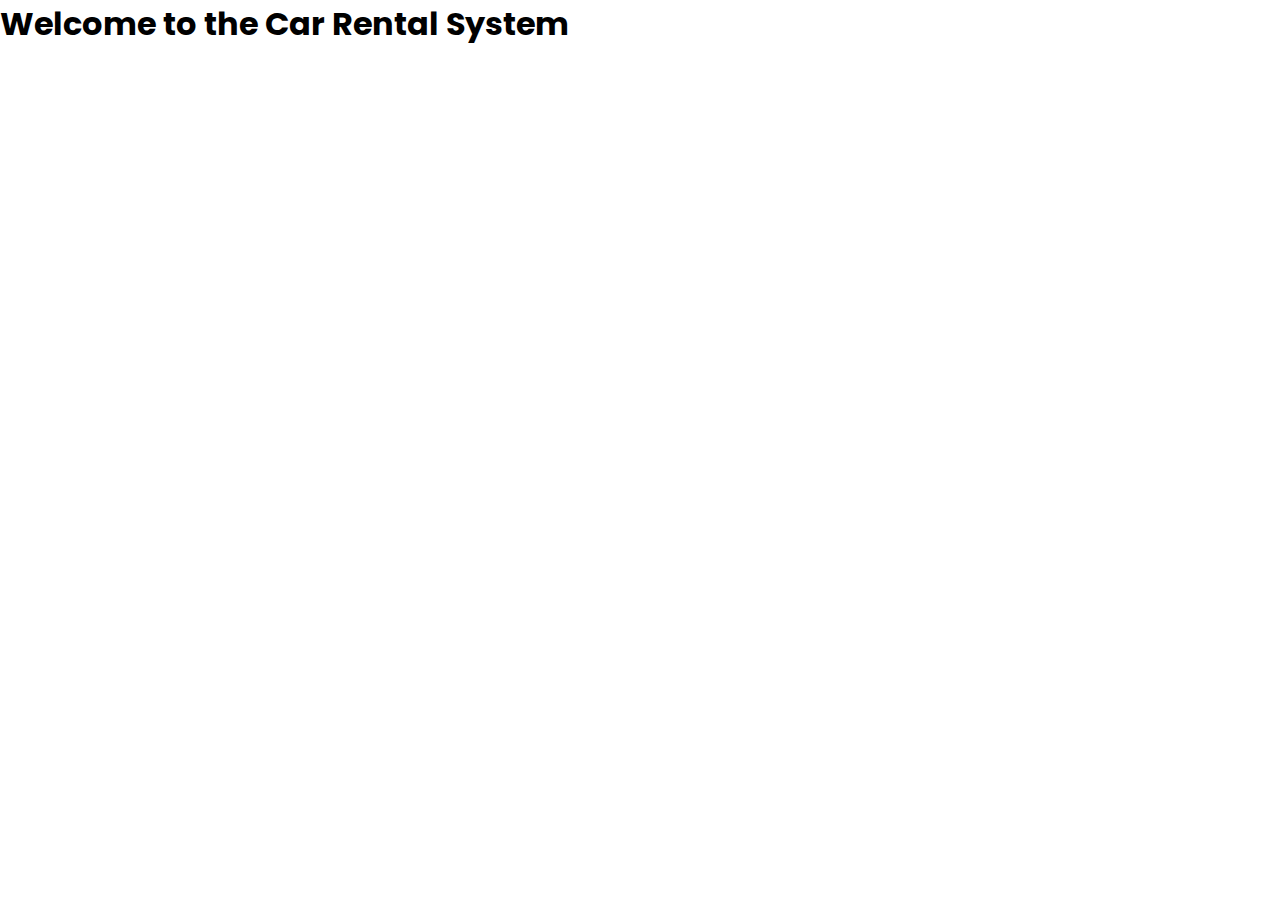
<file: index.html>
<!DOCTYPE html>
<html lang="en">
  <head>
    <meta charset="UTF-8" />
    <meta name="viewport" content="width=device-width, initial-scale=1.0" />
    <link rel="stylesheet" href="./css/index.css" />
    <!-- Bootstrap -->
    <link
      href="https://cdn.jsdelivr.net/npm/bootstrap@5.3.5/dist/css/bootstrap.min.css"
      rel="stylesheet"
      integrity="sha384-SgOJa3DmI69IUzQ2PVdRZhwQ+dy64/BUtbMJw1MZ8t5HZApcHrRKUc4W0kG879m7"
      crossorigin="anonymous"
    />
    <title>Car Rental System</title>
  </head>
  <body>
    <h1>Welcome to the Car Rental System</h1>

    <!-- Bootstrap -->
    <script type="module" src="./js/index.js"></script>
    <script
      src="https://cdn.jsdelivr.net/npm/bootstrap@5.3.5/dist/js/bootstrap.bundle.min.js"
      integrity="sha384-k6d4wzSIapyDyv1kpU366/PK5hCdSbCRGRCMv+eplOQJWyd1fbcAu9OCUj5zNLiq"
      crossorigin="anonymous"
    ></script>
  </body>
</html>
</file>
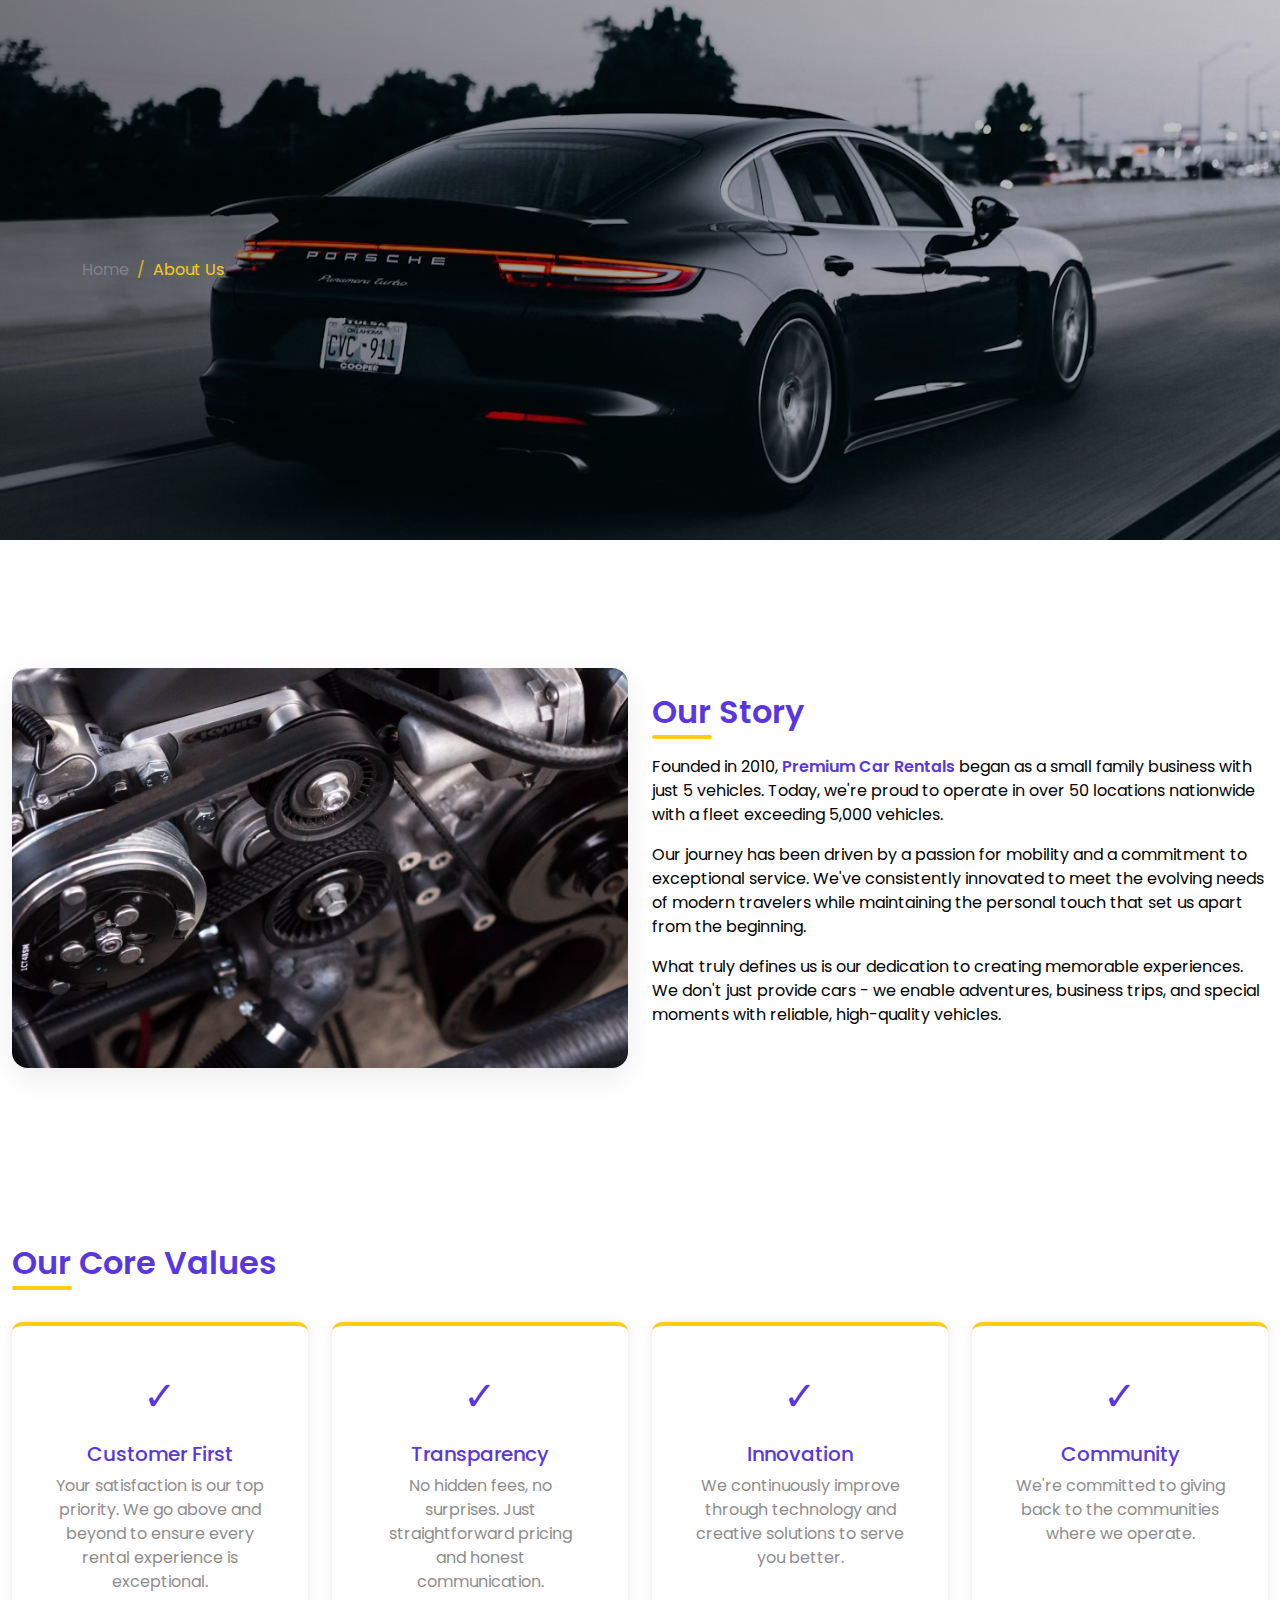
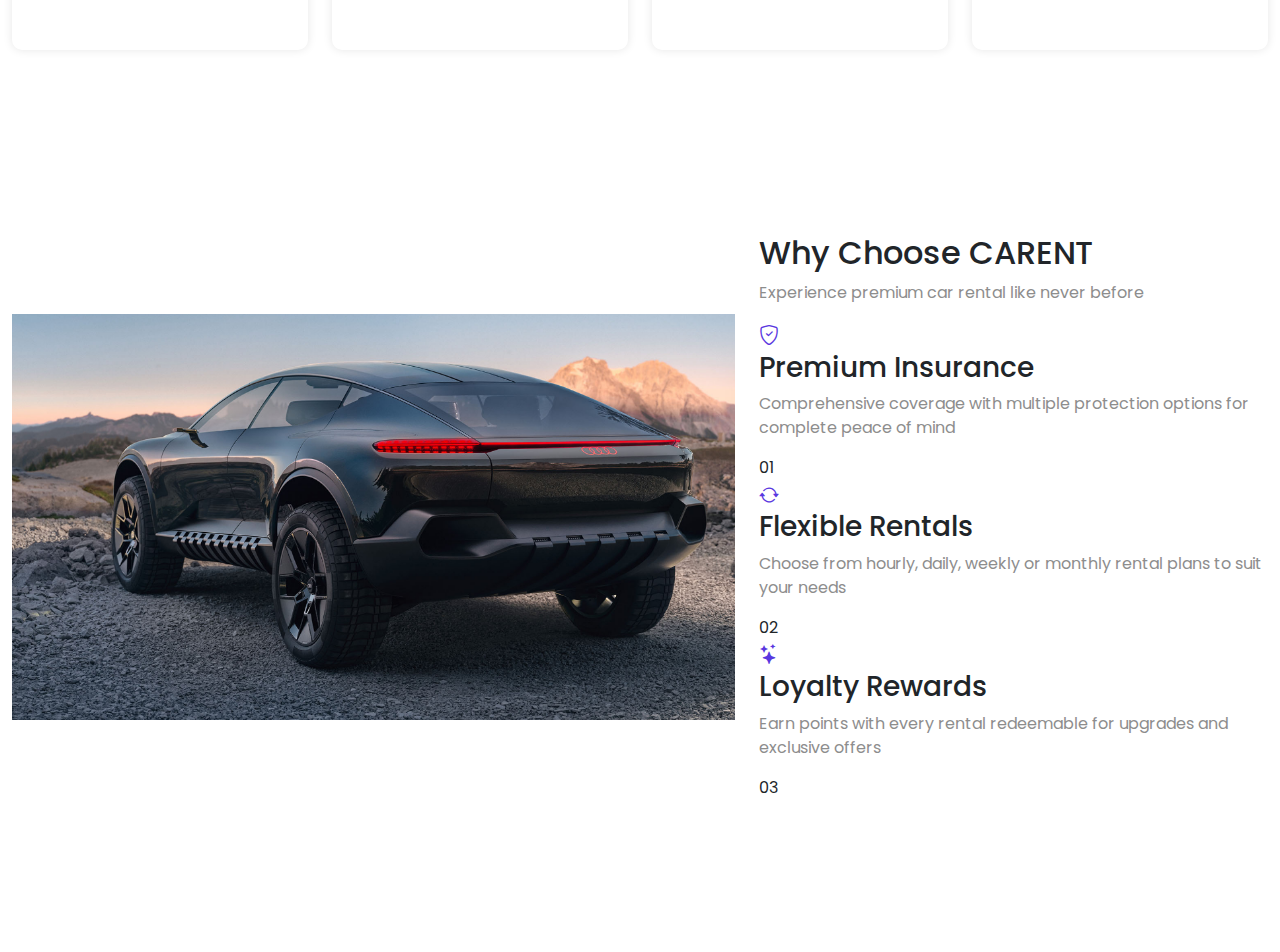
<file: pages/about.html>
<!DOCTYPE html>
<html lang="en">
  <head>
    <meta charset="UTF-8" />
    <meta name="viewport" content="width=device-width, initial-scale=1.0" />
    <title>About Us</title>
    <link
      href="https://cdn.jsdelivr.net/npm/bootstrap@5.3.3/dist/css/bootstrap.min.css"
      rel="stylesheet"
    />
    <link
      href="https://cdn.jsdelivr.net/npm/bootstrap-icons@1.10.5/font/bootstrap-icons.css"
      rel="stylesheet"
    />
    <link
      rel="stylesheet"
      href="https://cdnjs.cloudflare.com/ajax/libs/font-awesome/6.5.0/css/all.min.css"
    />
    <link rel="stylesheet" href="../css/index.css" />
    <link rel="stylesheet" href="../css/navbar.css" />
    <link rel="stylesheet" href="../css/home.css" />
    <link rel="stylesheet" href="../css/footer.css" />
    <link rel="stylesheet" href="../css/about.css" />
  </head>
  <body>
    <div class="nav-container"></div>

    <main class="about-page">
      <!-- Hero Section -->
      <section class="hero-section">
        <div class="container">
          <div class="row align-items-center">
            <div class="col-md-7">
              <div class="hero-content">
                <ul>
                  <li><a href="../index.html">Home</a></li>
                  <li>/</li>
                  <li>About Us</li>
                </ul>
              </div>
            </div>
          </div>
        </div>
        <img
          src="../assets/about_image.avif"
          alt="Luxury car fleet"
          class="hero-image"
        />
      </section>

      <!-- About Section -->
      <section class="section">
        <div class="container-xxl py-5">
          <div class="row align-items-center">
            <div class="col-md-6">
              <div class="about-image">
                <img src="../assets/about-section.avif" alt="Our showroom" />
              </div>
            </div>
            <div class="col-md-6">
              <h2 class="section-title">Our Story</h2>
              <p class="about-text">
                Founded in 2010,
                <span class="highlight">Premium Car Rentals</span> began as a
                small family business with just 5 vehicles. Today, we're proud
                to operate in over 50 locations nationwide with a fleet
                exceeding 5,000 vehicles.
              </p>
              <p class="about-text">
                Our journey has been driven by a passion for mobility and a
                commitment to exceptional service. We've consistently innovated
                to meet the evolving needs of modern travelers while maintaining
                the personal touch that set us apart from the beginning.
              </p>
              <p class="about-text">
                What truly defines us is our dedication to creating memorable
                experiences. We don't just provide cars - we enable adventures,
                business trips, and special moments with reliable, high-quality
                vehicles.
              </p>
            </div>
          </div>
        </div>
      </section>

      <!-- Values Section -->
      <section class="section" id="values-section">
        <div class="container-xxl py-5">
          <h2 class="section-title values-title">Our Core Values</h2>
          <div class="row">
            <div class="col-md-3 col-sm-6">
              <div class="value-card">
                <div class="value-icon">✓</div>
                <h3 class="value-title">Customer First</h3>
                <p class="value-description">
                  Your satisfaction is our top priority. We go above and beyond
                  to ensure every rental experience is exceptional.
                </p>
              </div>
            </div>
            <div class="col-md-3 col-sm-6">
              <div class="value-card">
                <div class="value-icon">✓</div>
                <h3 class="value-title">Transparency</h3>
                <p class="value-description">
                  No hidden fees, no surprises. Just straightforward pricing and
                  honest communication.
                </p>
              </div>
            </div>
            <div class="col-md-3 col-sm-6">
              <div class="value-card">
                <div class="value-icon">✓</div>
                <h3 class="value-title">Innovation</h3>
                <p class="value-description">
                  We continuously improve through technology and creative
                  solutions to serve you better.
                </p>
              </div>
            </div>
            <div class="col-md-3 col-sm-6">
              <div class="value-card">
                <div class="value-icon">✓</div>
                <h3 class="value-title">Community</h3>
                <p class="value-description">
                  We're committed to giving back to the communities where we
                  operate.
                </p>
              </div>
            </div>
          </div>
        </div>
      </section>

      <!--  Features Section -->
      <section id="features-section" class="home-page py-5">
        <div class="container-xxl py-5">
          <div class="row align-items-center">
            <!-- Image Column -->
            <div class="col-lg-7">
              <div class="feature-img-container">
                <img
                  src="../assets/about_us/be_feature.png"
                  alt="Luxury Mercedes vehicle"
                  class="feature-img"
                />
                <div class="img-overlay"></div>
              </div>
            </div>

            <!-- Content Column -->
            <div class="col-lg-5">
              <div class="features-content">
                <h2 class="section-heading">Why Choose <span>CARENT</span></h2>
                <p class="section-subtitle">
                  Experience premium car rental like never before
                </p>

                <div class="features-grid">
                  <!-- Feature 1 -->
                  <div class="feature-card">
                    <div class="feature-icon">
                      <i class="bi bi-shield-check"></i>
                    </div>
                    <div class="feature-text">
                      <h3>Premium Insurance</h3>
                      <p>
                        Comprehensive coverage with multiple protection options
                        for complete peace of mind
                      </p>
                    </div>
                    <div class="feature-badge">01</div>
                  </div>

                  <!-- Feature 2 -->
                  <div class="feature-card">
                    <div class="feature-icon">
                      <i class="bi bi-arrow-repeat"></i>
                    </div>
                    <div class="feature-text">
                      <h3>Flexible Rentals</h3>
                      <p>
                        Choose from hourly, daily, weekly or monthly rental
                        plans to suit your needs
                      </p>
                    </div>
                    <div class="feature-badge">02</div>
                  </div>

                  <!-- Feature 3 -->
                  <div class="feature-card">
                    <div class="feature-icon">
                      <i class="bi bi-stars"></i>
                    </div>
                    <div class="feature-text">
                      <h3>Loyalty Rewards</h3>
                      <p>
                        Earn points with every rental redeemable for upgrades
                        and exclusive offers
                      </p>
                    </div>
                    <div class="feature-badge">03</div>
                  </div>
                </div>
              </div>
            </div>
          </div>
        </div>
      </section>
    </main>
    <footer class="footer-container"></footer>
    <script
      src="https://cdn.jsdelivr.net/npm/bootstrap@5.3.5/dist/js/bootstrap.bundle.min.js"
      integrity="sha384-k6d4wzSIapyDyv1kpU366/PK5hCdSbCRGRCMv+eplOQJWyd1fbcAu9OCUj5zNLiq"
      crossorigin="anonymous"
    ></script>
    <script type="module" src="../js/index.js"></script>
  </body>
</html>
</file>
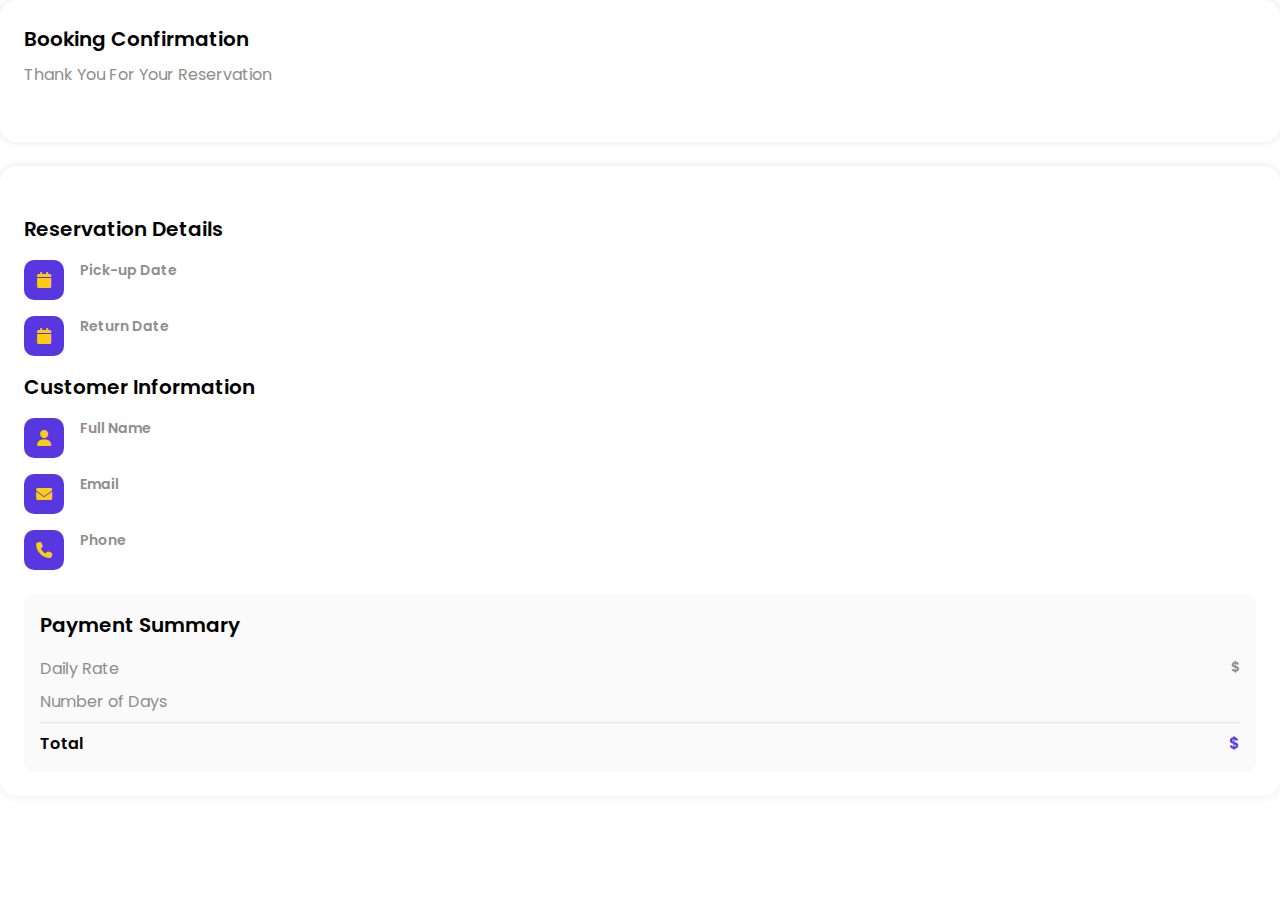
<file: pages/bookings.html>
<!DOCTYPE html>
<html lang="en">
  <head>
    <meta charset="UTF-8" />
    <meta name="viewport" content="width=device-width, initial-scale=1.0" />
    <link rel="stylesheet" href="../css/bookings.css" />
    <link rel="stylesheet" href="../css/index.css" />
    <!-- Bootstrap -->
    <link
      href="https://cdn.jsdelivr.net/npm/bootstrap@5.3.5/dist/css/bootstrap.min.css"
      rel="stylesheet"
      integrity="sha384-SgOJa3DmI69IUzQ2PVdRZhwQ+dy64/BUtbMJw1MZ8t5HZApcHrRKUc4W0kG879m7"
      crossorigin="anonymous"
    />
    <link
      rel="stylesheet"
      href="https://cdnjs.cloudflare.com/ajax/libs/font-awesome/6.5.0/css/all.min.css"
    />
    <title>Booking Confirmation</title>
  </head>
  <body>
    <main class="container-xxl" id="booking">
      <!-- Heading -->
      <section class="heading">
        <div class="row">
          <!-- Left Side -->
          <div class="col-md-8">
            <h1>Booking Confirmation</h1>
            <p>Thank You For Your Reservation</p>
          </div>
          <!-- Right Side -->
          <div class="col-md-4 text-md-end">
            <span class="badge"></span>
          </div>
        </div>
      </section>

      <!-- Booking Details -->
      <section class="booking-details">
        <!-- Card Image -->
        <div class="card-img"></div>

        <!-- content Text -->
        <div class="row">
          <!-- Reservation Details -->
          <div class="col-md-6">
            <h3>Reservation Details</h3>
            <!-- Pick-up Date -->
            <div class="item">
              <div class="icon">
                <i class="fas fa-calendar"></i>
              </div>
              <div class="data">
                <span>Pick-up Date</span>
                <p class="pick-up-date"></p>
              </div>
            </div>
            <!-- Return Date  -->
            <div class="item">
              <div class="icon">
                <i class="fas fa-calendar"></i>
              </div>
              <div class="data">
                <span>Return Date</span>
                <p class="return-date"></p>
              </div>
            </div>
          </div>

          <!-- Customer Information  -->
          <div class="col-md-6">
            <h3>Customer Information</h3>
            <!-- Customer Name -->
            <div class="item">
              <div class="icon">
                <i class="fas fa-user"></i>
              </div>
              <div class="data">
                <span>Full Name</span>
                <p class="customer-name"></p>
              </div>
            </div>
            <!-- Customer Email -->
            <div class="item">
              <div class="icon">
                <i class="fas fa-envelope"></i>
              </div>
              <div class="data">
                <span>Email</span>
                <p class="customer-email"></p>
              </div>
            </div>
            <!-- Customer Phone -->
            <div class="item">
              <div class="icon">
                <i class="fas fa-phone"></i>
              </div>
              <div class="data">
                <span>Phone</span>
                <p class="customer-phone"></p>
              </div>
            </div>
          </div>
        </div>

        <!-- Payment Summary -->
        <section class="payment-summary">
          <h3>Payment Summary</h3>
          <!-- Daily Rate -->
          <div class="item daily-rate">
            <p>Daily Rate</p>
            <span>$</span>
          </div>
          <!-- Num Of Date -->
          <div class="item num-days">
            <p>Number of Days</p>
            <span></span>
          </div>
          <!-- Total -->
          <div class="total">
            <h6>Total</h6>
            <span>$</span>
          </div>
        </section>
      </section>
      <div class="btns"></div>
    </main>

    <!-- Bootstrap -->
    <script
      src="https://cdn.jsdelivr.net/npm/bootstrap@5.3.5/dist/js/bootstrap.bundle.min.js"
      integrity="sha384-k6d4wzSIapyDyv1kpU366/PK5hCdSbCRGRCMv+eplOQJWyd1fbcAu9OCUj5zNLiq"
      crossorigin="anonymous"
    ></script>
    <script src="../js/booking.js" type="module"></script>
    <script type="module" src="../js/index.js"></script>
  </body>
</html>
</file>
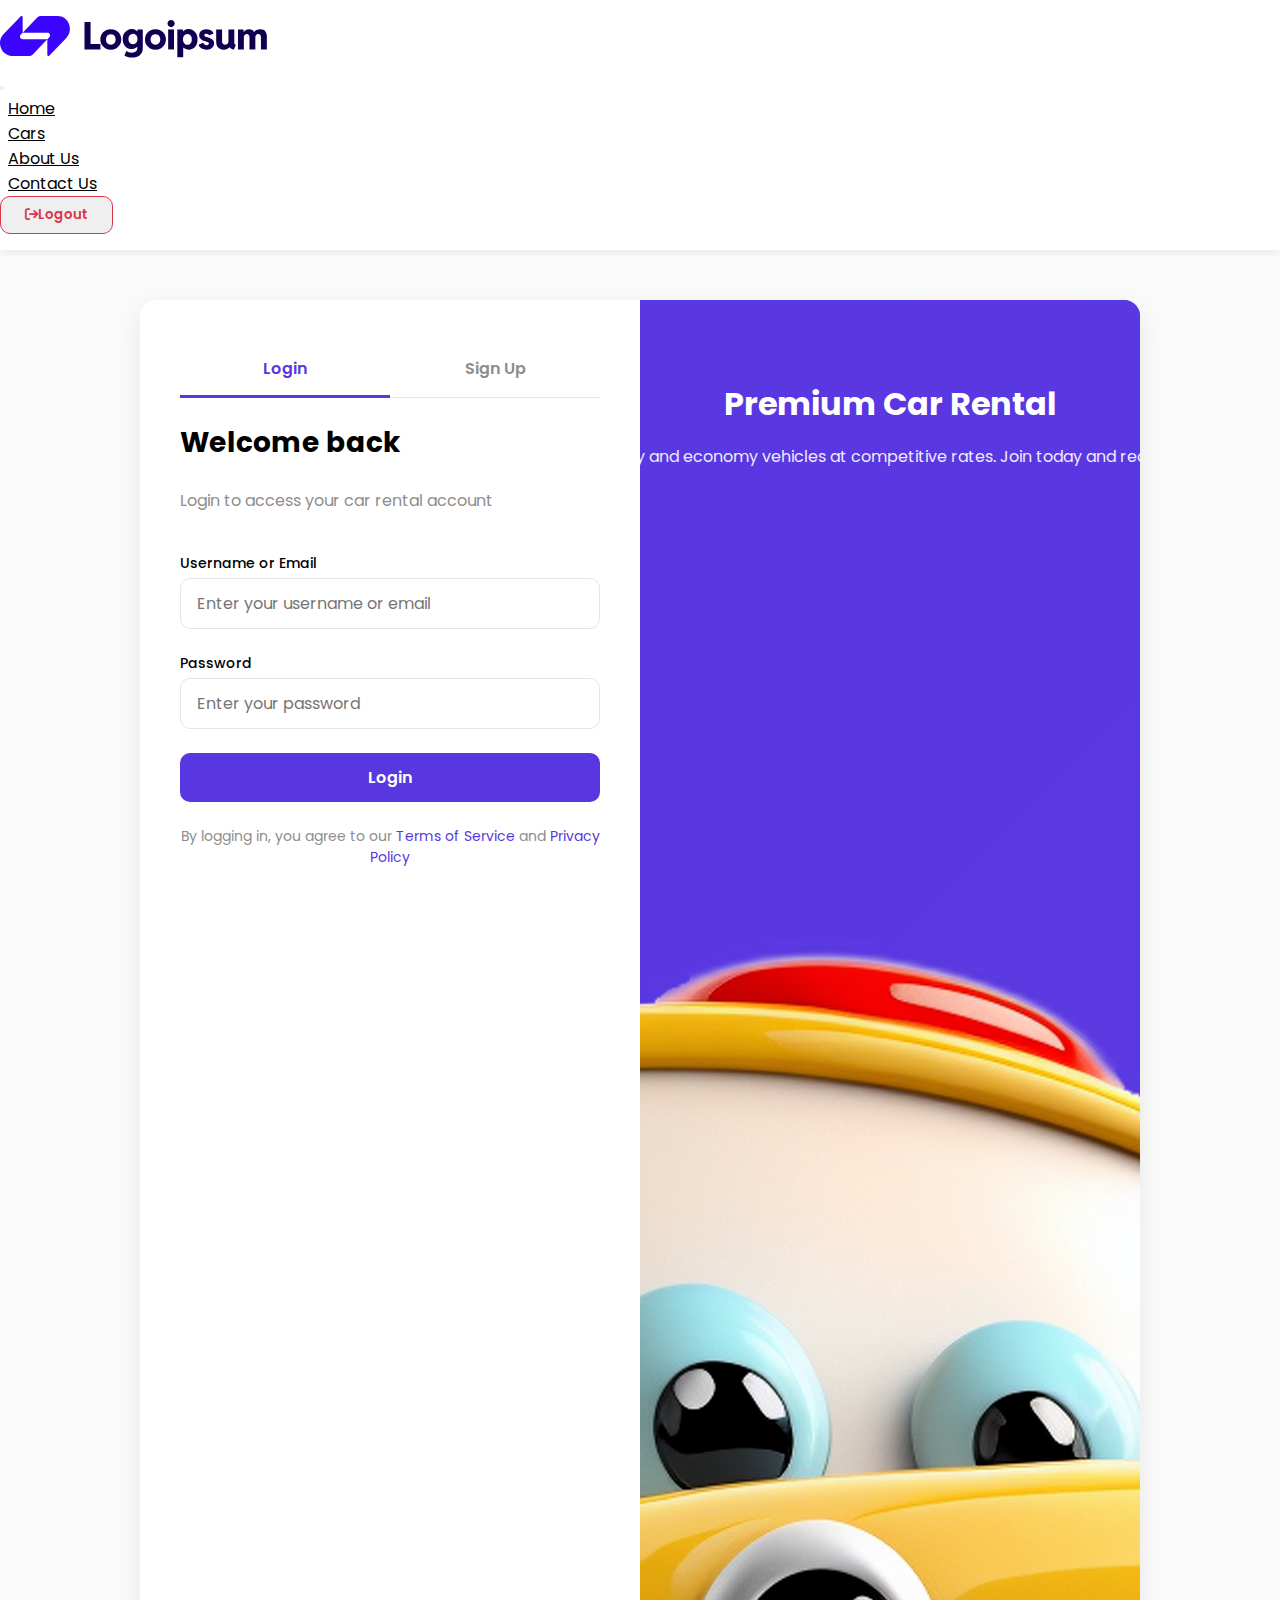
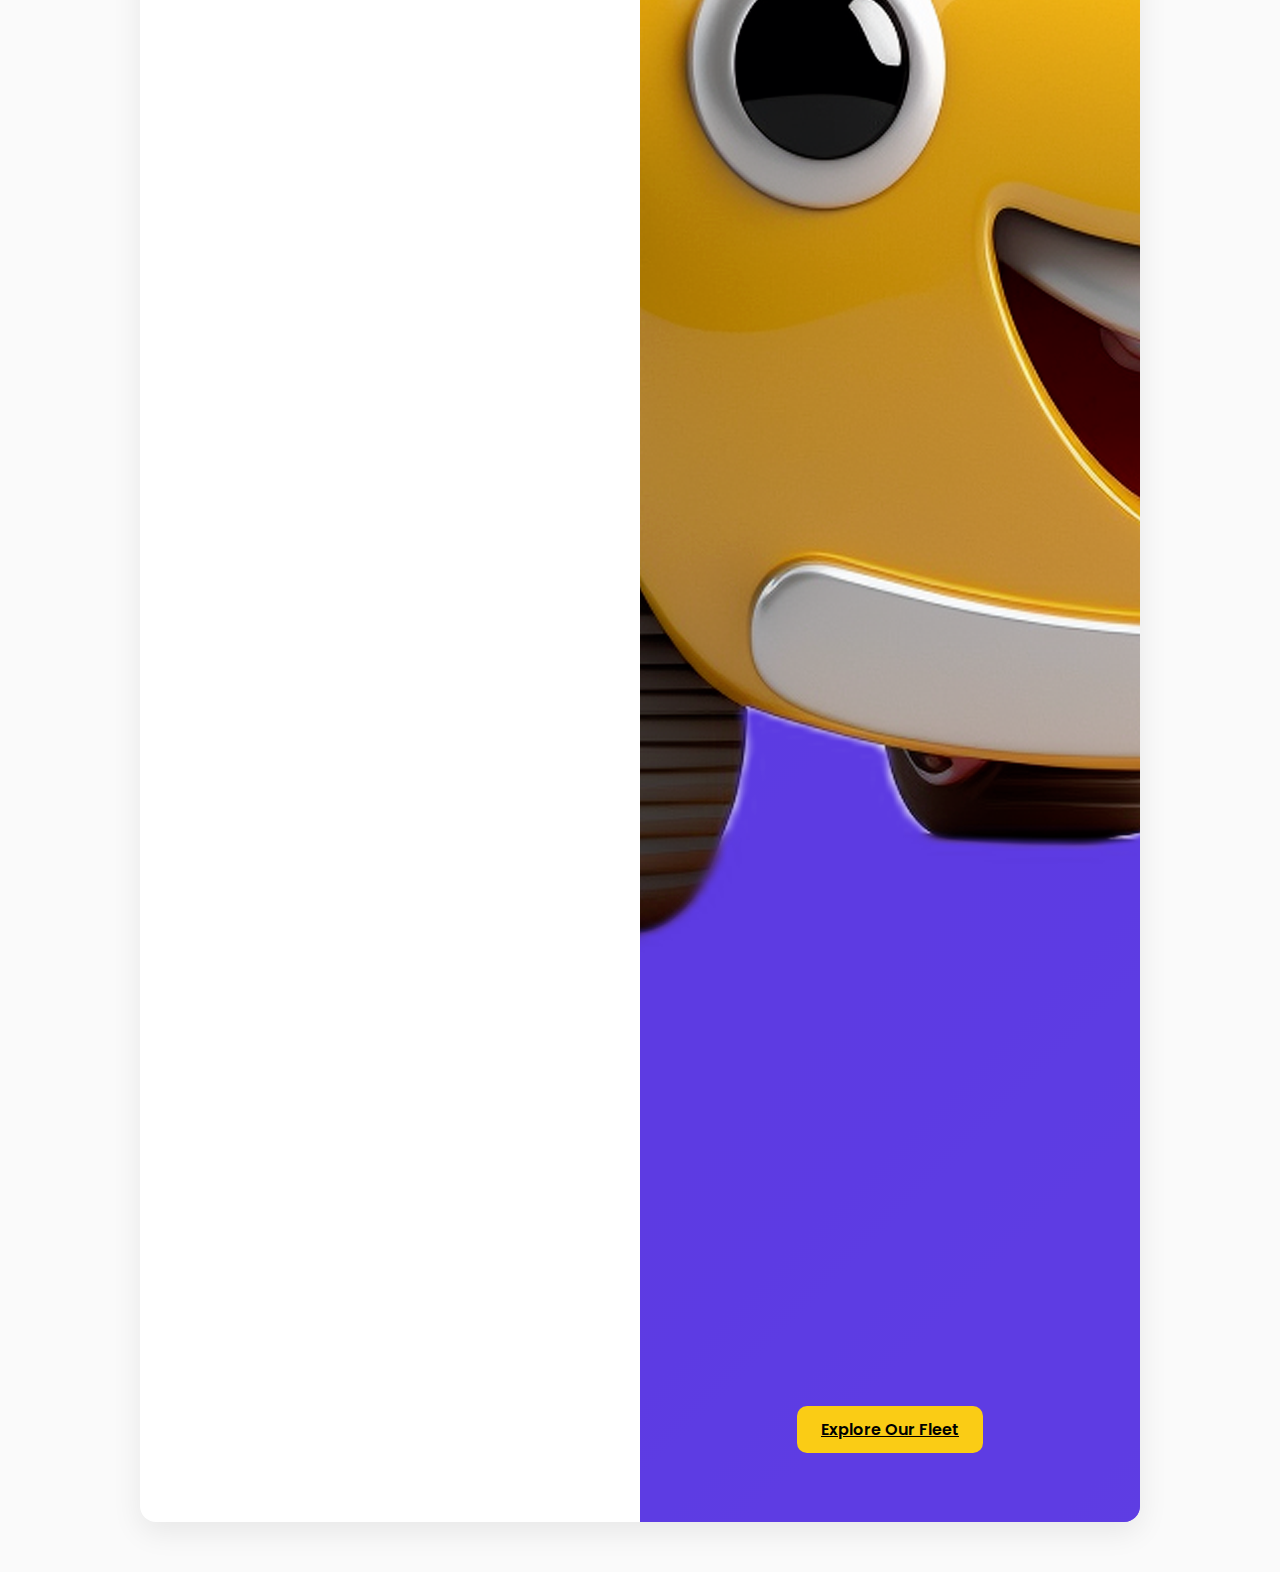
<file: pages/login.html>
<!DOCTYPE html>
<html lang="en">
  <head>
    <meta charset="UTF-8" />
    <meta name="viewport" content="width=device-width, initial-scale=1.0" />
    <title>Login & Register</title>
    <script>
      const currentUser = JSON.parse(localStorage.getItem("currentUser"));
      if (currentUser) {
        window.location.href = "../index.html";
      }
    </script>
    <link
      href="https://cdn.jsdelivr.net/npm/bootstrap@5.3.5/dist/css/bootstrap.min.css"
      rel="stylesheet"
      integrity="sha384-SgOJa3DmI69IUzQ2PVdRZhwQ+dy64/BUtbMJw1MZ8t5HZApcHrRKUc4W0kG879m7"
      crossorigin="anonymous"
    />
    <link
      rel="stylesheet"
      href="https://cdnjs.cloudflare.com/ajax/libs/font-awesome/6.5.0/css/all.min.css"
    />
    <link
      rel="stylesheet"
      href="https://cdn.jsdelivr.net/npm/bootstrap-icons@1.11.3/font/bootstrap-icons.min.css"
    />
    <link rel="stylesheet" href="../css/index.css" />
    <link rel="stylesheet" href="../css/navbar.css" />
    <link rel="stylesheet" href="../css/footer.css" />
    <link rel="stylesheet" href="../css/login.css" />
  </head>
  <body>
    <!-- <nav class="navbar sticky-top navbar-expand-lg bg-body-tertiary mb-3 px-3 nav-container"></nav> -->
    <div class="container">
      <div class="form-container">
        <div class="switch-container">
          <button class="switch-btn active" onclick="switchForm('login')">
            Login
          </button>
          <button class="switch-btn" onclick="switchForm('signup')">
            Sign Up
          </button>
        </div>

        <div
          role="alert"
          id="login-alert"
          class="alert"
          style="display: none"
        ></div>
        <div
          role="alert"
          id="signup-alert"
          class="alert"
          style="display: none"
        ></div>

        <div class="form active" id="login-form">
          <h2>Welcome back</h2>
          <p class="form-subtitle">Login to access your car rental account</p>

          <form id="login-form-element">
            <div class="input-group">
              <label for="login-username">Username or Email</label>
              <input
                type="text"
                id="login-username"
                name="username"
                placeholder="Enter your username or email"
                required
              />
            </div>

            <div class="input-group">
              <label for="login-password">Password</label>
              <input
                type="password"
                id="login-password"
                name="password"
                placeholder="Enter your password"
                required
              />
            </div>

            <button type="submit" class="btn-primary">Login</button>
          </form>

          <!-- <div class="social-login">
          </div> -->

          <div class="terms">
            By logging in, you agree to our <a href="#">Terms of Service</a> and
            <a href="#">Privacy Policy</a>
          </div>
        </div>

        <div class="form" id="signup-form">
          <h2>Create Account</h2>
          <p class="form-subtitle">
            Start your journey with Premium Car Rental
          </p>

          <form id="signup-form-element">
            <div class="input-group">
              <label for="signup-name">Full Name</label>
              <input
                type="text"
                id="signup-name"
                name="name"
                placeholder="Enter your full name"
                required
              />
            </div>

            <div class="input-group">
              <label for="signup-username">Username</label>
              <input
                type="text"
                id="signup-username"
                name="username"
                placeholder="Choose a username"
                required
              />
            </div>

            <div class="input-group">
              <label for="signup-email">Email</label>
              <input
                type="email"
                id="signup-email"
                name="email"
                placeholder="Enter your email"
                required
              />
            </div>

            <div class="input-group">
              <label for="signup-phone">Phone Number</label>
              <input
                type="tel"
                id="signup-phone"
                name="phone"
                placeholder="Enter your phone number"
                required
              />
            </div>

            <div class="input-group">
              <label for="signup-password">Password</label>
              <input
                type="password"
                id="signup-password"
                name="password"
                placeholder="Create a password"
                required
              />
            </div>

            <div class="input-group">
              <label for="signup-confirm">Confirm Password</label>
              <input
                type="password"
                id="signup-confirm"
                name="confirm_password"
                placeholder="Confirm your password"
                required
              />
            </div>

            <button type="submit" class="btn-primary">Create Account</button>
          </form>

          <!-- <div class="social-login">
          </div> -->

          <div class="terms">
            By signing up, you agree to our <a href="#">Terms of Service</a> and
            <a href="#">Privacy Policy</a>
          </div>
        </div>
      </div>

      <div class="image-container">
        <div class="image-overlay"></div>
        <div class="image-content">
          <h3>Premium Car Rental</h3>
          <p>
            Get access to our exclusive fleet of luxury and economy vehicles at
            competitive rates. Join today and receive a
            <span class="highlight">15% discount</span> on your first rental!
          </p>
          <img
            src="../assets/auth.png"
            alt="Luxury car fleet"
            class="img-fluid"
          />
          <a href="../index.html" class="btn-secondary text-decoration-none"
            >Explore Our Fleet</a
          >
        </div>
      </div>
    </div>
    <footer class="footer-container"></footer>
    <!-- Bootstrap -->
    <script
      src="https://cdn.jsdelivr.net/npm/bootstrap@5.3.5/dist/js/bootstrap.bundle.min.js"
      integrity="sha384-k6d4wzSIapyDyv1kpU366/PK5hCdSbCRGRCMv+eplOQJWyd1fbcAu9OCUj5zNLiq"
      crossorigin="anonymous"
    ></script>
    <!-- scripts -->
    <script type="module" src="../js/navbar.js"></script>
    <script src="../js/footer.js"></script>
    <script type="module" src="../js/index.js"></script>
    <script type="module" src="../js/login.js"></script>
  </body>
</html>
</file>
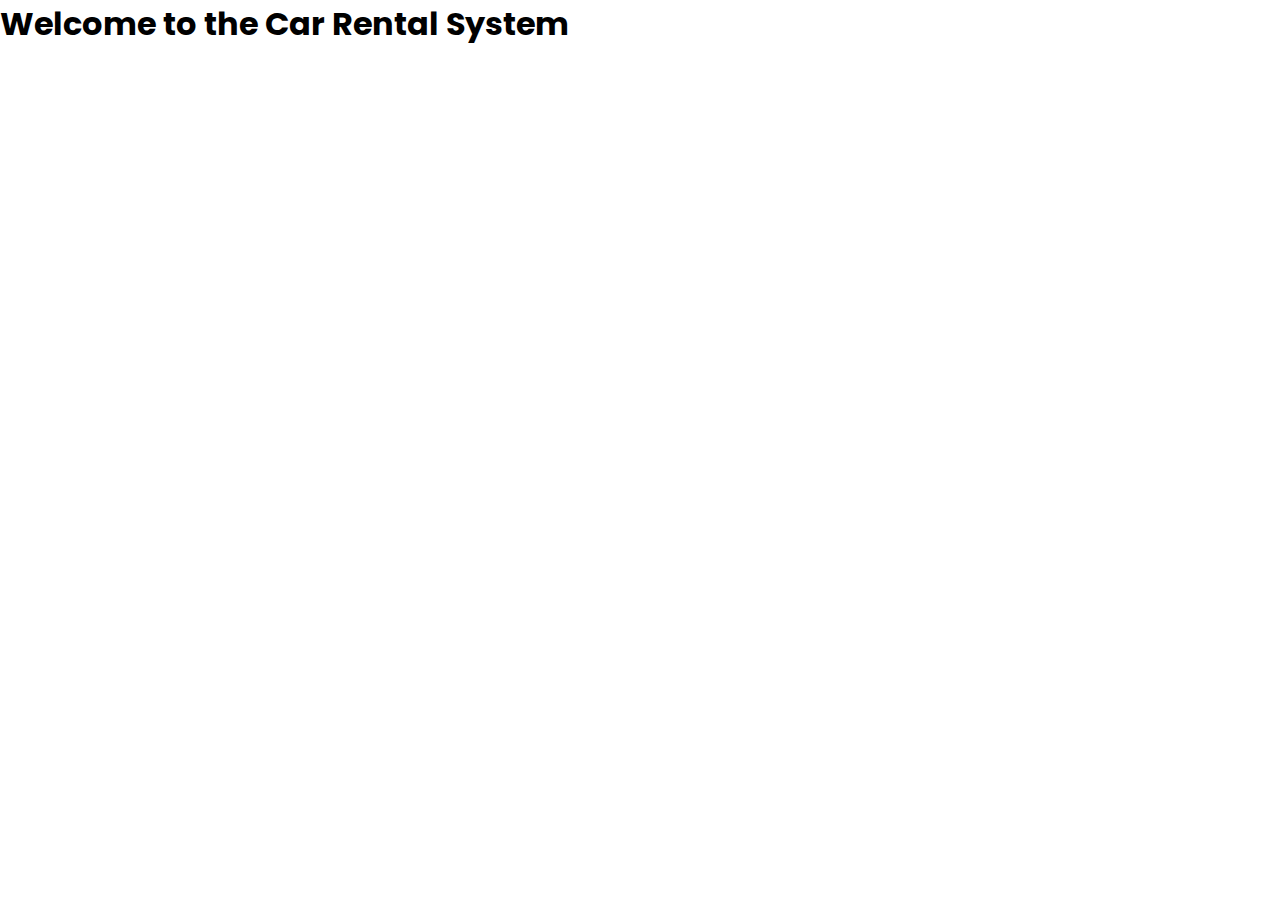
<file: pages/admin/management_booking.html>
<!DOCTYPE html>
<html lang="en">
  <head>
    <meta charset="UTF-8" />
    <meta name="viewport" content="width=device-width, initial-scale=1.0" />
    <link rel="stylesheet" href="../../css/admin/admin_layout.css" />
    <link rel="stylesheet" href="../../css/admin/management_booking.css" />
    <link rel="stylesheet" href="../../css/index.css" />
    <script>
      const currentUser = JSON.parse(localStorage.getItem("currentUser"));
      if (!currentUser || currentUser?.role === "customer") {
        window.location.href = "../../index.html";
      }
    </script>
    <!-- Bootstrap -->
    <link
      href="https://cdn.jsdelivr.net/npm/bootstrap@5.3.5/dist/css/bootstrap.min.css"
      rel="stylesheet"
      integrity="sha384-SgOJa3DmI69IUzQ2PVdRZhwQ+dy64/BUtbMJw1MZ8t5HZApcHrRKUc4W0kG879m7"
      crossorigin="anonymous"
    />
    <link
      rel="stylesheet"
      href="https://cdnjs.cloudflare.com/ajax/libs/font-awesome/6.5.0/css/all.min.css"
    />
    <title>Management Booking</title>
  </head>
  <body>
    <main>
      <!-- Sidebar -->
      <aside id="sidebar" class="sidebar">
        <!-- sidebar header -->
        <div class="sidebar-header">
          <h3>Car Rental</h3>
        </div>

        <!-- sidebar profile -->
        <div class="sidebar-profile">
          <div class="profile-img">
            <img src="../../assets/adminphoto.png" alt="Profile Image" />
          </div>
          <div class="profile-info">
            <h5>Abdelrhman</h5>
            <p>Administrator</p>
          </div>
        </div>

        <!-- links -->
        <ul class="list-unstyled components">
          <li class="">
            <a href="./admin.html" class="dashboard">
              <i class="fas fa-tachometer-alt"></i>
              <span>Dashboard</span>
            </a>
          </li>
          <li>
            <a href="./cars_management.html" class="dashboard">
              <i class="fas fa-car"></i>
              <span>Management Cars </span>
            </a>
          </li>

          <li class="active">
            <a href="./management_booking.html">
              <i class="fas fa-calendar-check"></i>
              <span>Manage Booking</span>
            </a>
          </li>
        </ul>

        <!-- sidebar footer  -->
        <div class="sidebar-footer">
          <a href="#" class="btn btn-logout">
            <i class="fas fa-right-from-bracket"></i>
            <span>Logout</span>
          </a>
        </div>
      </aside>

      <!-- Dashboard Content -->
      <div id="dashboard-content" class="overflow-hidden">
        <nav class="navbar navbar-expand-lg">
          <div class="container-fluid">
            <h2 class="h6">Dashboard</h2>

            <!-- Actions Container -->
            <div class="d-flex justify-content-between align-items-center">
              <!-- Icon Toggle Sidebar -->
              <button
                class="nav-item d-flex align-items-center border-0 bg-transparent"
              >
                <i
                  id="sidebarCollapse"
                  class="fa fa-list fs-4 mx-3 text-light"
                ></i>
              </button>

              <!-- Navbar Icons -->
              <div class="profile-img">
                <img src="../../assets/adminphoto.png" alt="Profile Image" />
              </div>
            </div>
          </div>
        </nav>

        <div class="dashboard-content-area">
          <!-- Table  -->
          <div class="booking-table-container">
            <table class="booking-table">
              <thead>
                <tr>
                  <th>Booking ID</th>
                  <th>User</th>
                  <th>Car</th>
                  <th>Pickup Date</th>
                  <th>Return Date</th>
                  <th>Days</th>
                  <th>Total</th>
                  <th>Status</th>
                </tr>
              </thead>
              <tbody id="booking-data"></tbody>
            </table>
          </div>
        </div>
      </div>
    </main>
    <!-- Bootstrap -->
    <script
      src="https://cdn.jsdelivr.net/npm/bootstrap@5.3.5/dist/js/bootstrap.bundle.min.js"
      integrity="sha384-k6d4wzSIapyDyv1kpU366/PK5hCdSbCRGRCMv+eplOQJWyd1fbcAu9OCUj5zNLiq"
      crossorigin="anonymous"
    ></script>
    <script type="module" src="../../js/admin/mangementBooking.js"></script>
    <script type="module" src="../../js/admin/sidebar.js"></script>
    <script type="module" src="../../js/index.js"></script>
  </body>
</html>
</file>
<file: css/index.css>
@import url("https://fonts.googleapis.com/css2?family=Poppins:ital,wght@0,100;0,200;0,300;0,400;0,500;0,600;0,700;0,800;0,900;1,100;1,200;1,300;1,400;1,500;1,600;1,700;1,800;1,900&display=swap");
* {
  margin: 0;
  padding: 0;
  box-sizing: border-box;
  font-family: "Poppins", sans-serif;
}
:root {
  /* Primary & Secondary Colors */
  --main-color: #5937e0;
  --main-color-hover: #4a2fc2;
  --secondary-color: #facc15;
  --secondary-color-hover: #eab308;

  /* Background & Surfaces */
  --background-color: #fafafa;
  --surface-color: #ffffff;
  --border-color: #e5e5e5;

  /* Text Colors */
  --primary-text-color: #000000;
  --secondary-text-color: #8d8d8d;
  --link-color: var(--main-color);
  --link-hover-color: var(--main-color-hover);
  --light-text-color: #fff;

  /* Radius & Shadows */
  --border-radius: 10px;
  --border-radius-lg: 16px;
  --box-shadow: 0 0 10px rgba(0, 0, 0, 0.1);
  --box-shadow-lg: 0 10px 30px rgba(0, 0, 0, 0.08);

  /* Spacing */
  --spacing-xs: 4px;
  --spacing-sm: 8px;
  --spacing-md: 16px;
  --spacing-lg: 24px;
  --spacing-xl: 40px;

  /* Typography */
  --font-size-sm: 0.875rem;
  --font-size-md: 1rem;
  --font-size-lg: 1.25rem;
  --font-weight-normal: 400;
  --font-weight-bold: 600;

  /* Transitions */
  --transition: 0.3s ease;

  /* Sidebar Width */
  --sidebar-width: 250px;
  --sidebar-collapsed-width: 80px;
}
</file>
<file: css/navbar.css>
.navbar {
  background-color: var(--surface-color) !important;
  box-shadow: var(--box-shadow);
  padding: var(--spacing-md) 0;
}

.navbar-brand {
  color: var(--main-color) !important;
  font-weight: var(--font-weight-bold);
  font-size: var(--font-size-lg);
}
.nav-item{
  transition: all var(--transition);
}
.nav-link {
  color: var(--primary-text-color) !important;
  font-weight: var(--font-weight-normal);
  margin: 0 var(--spacing-sm);
}

.nav-link:hover {
  color: var(--main-color) !important;
}
.btn-custom {
  background-color: var(--main-color);
  color: var(--light-text-color) !important;
  border-radius: var(--border-radius);
  padding: var(--spacing-sm) var(--spacing-md);
  border: none;
  font-weight: var(--font-weight-bold);
  transition: all var(--transition);
}
.btn-custom:hover {
  background-color: var(--main-color-hover);
  color: var(--light-text-color);
  transform: translateY(-2px);
}

.btn-outline-custom {
  border: 1px solid var(--main-color);
  color: var(--main-color) !important;
  border-radius: var(--border-radius);
  padding: var(--spacing-sm) var(--spacing-lg);
  font-weight: var(--font-weight-bold);
}

.btn-outline-custom:hover {
  background-color: var(--main-color);
  color: var(--light-text-color) !important;
}
.btn-outline-danger {
  border: 1px solid #dc3545 !important;
  color: #dc3545 !important;
  border-radius: var(--border-radius);
  padding: var(--spacing-sm) var(--spacing-lg);
  font-weight: var(--font-weight-bold);
}
.btn-outline-danger:hover {
  background-color: #dc3545 !important;
  color: var(--light-text-color) !important;
}

/* @media (max-width: 991.98px) {
  #navbarSupportedContent {
    text-align: center;
  }
  .navbar-collapse .navbar-nav {
    width: 100%;
    margin-bottom: 1rem;
  }
  .nav-item {
    padding: 0.25rem 0;
  }
} */
</file>
<file: css/home.css>
/* home.css  */
p{
    color: var( --secondary-text-color);
}

/* ========== NAVBAR ========== */
.navbar {
    background-color: var(--surface-color);
    box-shadow: var(--box-shadow);
    padding: var(--spacing-md) 0;
}

.navbar-brand {
    font-size: var(--font-size-lg);
    font-weight: var(--font-weight-bold);
    color: var(--main-color);
}

.nav-link {
    color: var(--primary-text-color);
    font-size: var(--font-size-md);
    padding: var(--spacing-sm) var(--spacing-md);
    transition: var(--transition);
}

.nav-link:hover, 
.nav-link.active {
    color: var(--main-color);
    font-weight: var(--font-weight-bold);
}

.btn-custom {
    background-color: var(--main-color);
    color:var(--background-color);
    border: none;
    border-radius: var(--border-radius);
    padding: var(--spacing-sm) var(--spacing-md);
    transition: var(--transition);
}

.btn-custom:hover {
    color:var(--background-color);
    background-color: var(--main-color-hover);
    transform: translateY(-2px);
    box-shadow: var(--box-shadow-lg);
}

/* ========== HERO SECTION ========== */
#hero-section {
    padding: var(--spacing-xl) 0;
}

.hero-content h1 {
    font-size: 2.5rem;
    margin-bottom: var(--spacing-lg);
    color: var(--primary-text-color);
}

.hero-image img {
    width: 100%;
    height: auto;
    object-fit: contain;
    transition: var(--transition);
}

.hero-image img:hover {
    transform: scale(1.02);
}

/* ========== ICONS SECTION ========== */
#icons-section {
    background-color: var(--background-color);
    padding: var(--spacing-xl) 0;
}

.iconDiv {
    text-align: center;
    padding: var(--spacing-lg);
    transition: var(--transition);
    border-radius: var(--border-radius);
    box-shadow: var(--box-shadow);
}

.iconDiv:hover {
    background-color: var(--surface-color);
    transform: translateY(-5px);
}

.iconDiv i {
    font-size: 2.5rem;
    color: var(--main-color);
    margin-bottom: var(--spacing-md);
}

/* ========== FEATURES SECTION ========== */
#features-section {
    padding: var(--spacing-xl) 0;
}

.feature-item {
    padding: var(--spacing-md);
    margin-bottom: var(--spacing-md);
    transition: var(--transition);
    border-radius: var(--border-radius);
}

.feature-item:hover {
    background-color: var(--background-color);
}

.feature-icon i {
    color: var(--main-color);
    font-size: var(--font-size-lg);
}

#features-section img {
    width: 100%;
    height: auto;
    object-fit: contain;
    transition: var(--transition);
}

#features-section img:hover {
    transform: scale(1.02);
}

/* ========== FACTS SECTION ========== */
#facts-container {
    background-color: var(--background-color);
    padding: var(--spacing-xl) 0;
    margin: var(--spacing-xl) auto;
    border-radius: var(--border-radius-lg);
}

.factCard {
    background-color: var(--background-color);
    padding: var(--spacing-lg);
    border-radius: var(--border-radius);
    transition: var(--transition);
    text-align: center;
    height: 100%;
    box-shadow: var(--box-shadow-lg);
}

.factCard:hover {
    transform: translateY(-5px);
    background-color: var(--surface-color);
}

.factCard i {
    color: var(--main-color);
    font-size: 2rem;
    margin-bottom: var(--spacing-md);
}

/* ========== FOOTER ========== */
footer {
    background-color: var(--surface-color);
    padding: var(--spacing-xl) 0 var(--spacing-md);
}

footer i {
    color: var(--main-color);
    font-size: 1.5rem;
    transition: var(--transition);
}

footer i:hover {
    color: var(--main-color-hover);
    transform: scale(1.1);
}

footer ul {
    list-style: none;
    padding: 0;
}

footer ul li {
    margin-bottom: var(--spacing-sm);
    transition: var(--transition);
}

footer ul li:hover {
    transform: translateX(5px);
}

footer a {
    color: var(--main-text-color);
    transition: var(--transition);
    text-decoration: none;
}

footer a:hover {
    color: var(--main-color);
}
</file>
<file: css/footer.css>
.footer {
  background-color: var(--background-color);
  color: var(--primary-text-color);
  padding: var(--spacing-xl) 0;
  box-shadow: var(--box-shadow);
}

.hover-text-primary:hover {
  color: var(--secondary-color) !important;
  transition: var(--transition);
}

.footer a {
  color: var(--primary-text-color);
  text-decoration: none;
}

.footer a:hover {
  color: var(--secondary-color);
  transition: var(--transition);
}

.footer .social-icons a {
  color: var(--light-text-color);
  transition: var(--transition);
}

.footer .social-icons a:hover {
  color: var(--secondary-color) !important;
  transform: translateY(-3px);
}

.footer .border-secondary {
  border-color: rgba(255, 255, 255, 0.1) !important;
}

.footer-contact-item i {
  color: var(--secondary-color);
}

.footer-label {
  color: var(--light-text-color);
  font-weight: var(--font-weight-bold);
}

.links-heading {
  color: var(--light-text-color);
  font-weight: var(--font-weight-bold);
  margin-bottom: var(--spacing-md);
}

.footer-link-list li {
  margin-bottom: var(--spacing-sm);
}

.footer-copyright {
  color: var(--secondary-text-color);
  font-size: var(--font-size-sm);
}
</file>
<file: css/about.css>
.about-page .hero-section {
  position: relative;
  min-height: 60vh;
  display: flex;
  align-items: center;
  margin-bottom: var(--spacing-xl);
  overflow: hidden;
}

.about-page .hero-image {
  position: absolute;
  width: 100%;
  height: 100%;
  object-fit: cover;
  z-index: 1;
}

.about-page .hero-content {
  position: relative;
  z-index: 2;
  width: 100%;
}

.about-page .hero-content ul {
  display: flex;
  align-items: center;
  gap: var(--spacing-sm);
  list-style: none;
  padding: 0;
  margin: 0;
}

.about-page .hero-content li {
  color: var(--light-text-color);
  font-size: var(--font-size-md);
}

.about-page .hero-content li:not(:last-child) {
  opacity: 0.8;
  color: var(--secondary-color);
}
.about-page .hero-content li:last-child {
  color: var(--secondary-color);
}
.about-page .hero-content a {
  color: var(--secondary-text-color);
  text-decoration: none;
  transition: var(--transition);
}

.about-page .hero-content a:hover {
  color: var(--secondary-color);
  text-decoration: underline;
}

.about-page .hero-section::after {
  content: "";
  position: absolute;
  top: 0;
  left: 0;
  width: 100%;
  height: 100%;
  background: linear-gradient(
    90deg,
    rgba(0, 0, 0, 0.5) 0%,
    rgba(0, 0, 0, 0.2) 100%
  );
  z-index: 1;
}

.about-page .section {
  padding: var(--spacing-xl) 0;
}

.about-page .section-title {
  color: var(--main-color);
  margin-bottom: var(--spacing-lg);
  font-size: 2rem;
  font-weight: var(--font-weight-bold);
  position: relative;
  display: inline-block;
}

.about-page .section-title::after {
  content: "";
  position: absolute;
  bottom: -8px;
  left: 0;
  width: 60px;
  height: 4px;
  background-color: var(--secondary-color);
  border-radius: 2px;
}

.about-page .about-image {
  border-radius: var(--border-radius-lg);
  overflow: hidden;
  box-shadow: var(--box-shadow-lg);
  height: 400px;
}

.about-page .about-image img {
  width: 100%;
  height: 100%;
  object-fit: cover;
  transition: var(--transition);
}

.about-page .about-image:hover img {
  transform: scale(1.03);
}

.about-page .about-text {
  margin-bottom: var(--spacing-md);
  color: var(--primary-text-color);
}

.about-page .highlight {
  color: var(--main-color);
  font-weight: var(--font-weight-bold);
}

/* Stats Section */
.about-page .stats-section {
  background-color: var(--main-color);
  color: var(--light-text-color);
  padding: var(--spacing-xl) 0;
}

.about-page .stats-title {
  text-align: center;
  margin-bottom: var(--spacing-xl);
  font-size: 1.8rem;
}

.about-page .stat-item {
  text-align: center;
  padding: var(--spacing-lg);
}

.about-page .stat-number {
  font-size: 2.5rem;
  font-weight: var(--font-weight-bold);
  margin-bottom: var(--spacing-sm);
  color: var(--secondary-color);
}

.about-page .stat-label {
  font-size: var(--font-size-md);
  opacity: 0.9;
}

/* Values Section */
.about-page .values-title {
  text-align: center;
  margin-bottom: var(--spacing-xl);
}

.about-page .value-card {
  background-color: var(--surface-color);
  padding: var(--spacing-xl);
  border-radius: var(--border-radius);
  box-shadow: var(--box-shadow);
  transition: var(--transition);
  text-align: center;
  border-top: 4px solid var(--secondary-color);
  height: 100%;
}

.about-page .value-card:hover {
  transform: translateY(-5px);
  box-shadow: var(--box-shadow-lg);
}

.about-page .value-icon {
  font-size: 2.5rem;
  color: var(--main-color);
  margin-bottom: var(--spacing-md);
}

.about-page .value-title {
  font-size: 1.25rem;
  margin-bottom: var(--spacing-sm);
  color: var(--main-color);
}

.about-page .value-description {
  color: var(--secondary-text-color);
  font-size: var(--font-size-md);
}

/* Team Section */
.about-page .team-title {
  text-align: center;
  margin-bottom: var(--spacing-xl);
}

.about-page .team-card {
  background-color: var(--surface-color);
  border-radius: var(--border-radius);
  overflow: hidden;
  box-shadow: var(--box-shadow);
  transition: var(--transition);
  margin-bottom: var(--spacing-lg);
}

.about-page .team-card:hover {
  transform: translateY(-5px);
  box-shadow: var(--box-shadow-lg);
}

.about-page .team-image {
  width: 100%;
  height: 300px;
  object-fit: cover;
}

.about-page .team-info {
  padding: var(--spacing-lg);
  text-align: center;
}

.about-page .team-name {
  font-size: 1.25rem;
  margin-bottom: var(--spacing-xs);
  color: var(--primary-text-color);
}

.about-page .team-position {
  color: var(--secondary-text-color);
  font-size: var(--font-size-md);
}

#values-section {
  background-color: var(--surface-color);
}

/* Responsive  */
@media (max-width: 768px) {
  .about-page .hero-section {
    height: 250px;
  }

  .about-page .hero-content li {
    font-size: var(--font-size-sm);
  }

  .about-page .about-image {
    margin-bottom: var(--spacing-lg);
  }
}
</file>
<file: css/bookings.css>
/* ================== Heading Section ================== */
#booking .heading {
  border-radius: var(--border-radius-lg);
  padding: var(--spacing-lg);
  margin-bottom: var(--spacing-lg);
  box-shadow: var(--box-shadow);
}

#booking .heading h1 {
  font-size: var(--font-size-lg);
  font-weight: var(--font-weight-bold);
  margin-bottom: var(--spacing-sm);
  color: var(--primary-text-color);
}

#booking .heading p {
  color: var(--secondary-text-color);
  font-size: var(--font-size-md);
}

#booking .badge {
  display: inline-block;
  color: var(--primary-text-color);
  padding: 12px var(--spacing-sm);
  border-radius: var(--border-radius);
  font-size: var(--font-size-sm);
  font-weight: var(--font-weight-bold);
  text-transform: uppercase;
}

/* ================== Booking Details ================== */
#booking .booking-details {
  background-color: var(--surface-color);
  border-radius: var(--border-radius-lg);
  padding: var(--spacing-lg);
  box-shadow: var(--box-shadow);
}

#booking .card-img {
  margin-bottom: var(--spacing-lg);
}

#booking .card-img figure {
  display: flex;
  align-items: center;
  gap: var(--spacing-md);
}

#booking .card-img img {
  width: 200px;
  object-fit: cover;
  border-radius: var(--border-radius);
  padding: var(--spacing-sm);
  background-color: var(--border-color);
}

#booking .card-img h5 {
  font-size: var(--font-size-md);
  font-weight: var(--font-weight-bold);
  margin-bottom: var(--spacing-xs);
}

#booking .card-img span {
  color: var(--secondary-text-color);
  font-size: var(--font-size-sm);
}

/* ================== Details Sections ==================  */
#booking .booking-details h3 {
  font-size: var(--font-size-lg);
  font-weight: var(--font-weight-bold);
  margin-bottom: var(--spacing-md);
  color: var(--primary-text-color);
}

#booking .booking-details .item {
  display: flex;
  gap: var(--spacing-md);
  margin-bottom: var(--spacing-md);
  flex-wrap: nowrap;
}

#booking .booking-details .item .icon {
  display: flex;
  align-items: center;
  justify-content: center;
  width: 40px;
  height: 40px;
  border-radius: var(--border-radius);
  background-color: var(--main-color);
  color: var(--secondary-color);
}

#booking .booking-details .item span {
  display: block;
  color: var(--secondary-text-color);
  font-size: var(--font-size-sm);
  font-weight: var(--font-weight-bold);
  margin-bottom: 2px;
}

#booking .booking-details .item p {
  font-size: var(--font-size-md);
  font-weight: var(--font-weight-normal);
  color: var(--primary-text-color);
}

/* Payment Summary */
#booking .booking-details .payment-summary {
  background-color: var(--background-color);
  border-radius: var(--border-radius);
  padding: var(--spacing-md);
  margin-top: var(--spacing-lg);
}

#booking .booking-details .payment-summary .item {
  display: flex;
  justify-content: space-between;
  align-items: center;
  margin-bottom: var(--spacing-sm);
}

#booking .booking-details .payment-summary .item p {
  color: var(--secondary-text-color);
}

#booking .booking-details .total {
  display: flex;
  justify-content: space-between;
  align-items: center;
  padding-top: var(--spacing-sm);
  margin-top: var(--spacing-sm);
  border-top: 1px solid var(--border-color);
}

#booking .booking-details .total h6 {
  font-size: var(--font-size-md);
  font-weight: var(--font-weight-bold);
}

#booking .booking-details .total span {
  font-size: var(--font-size-md);
  font-weight: var(--font-weight-bold);
  color: var(--main-color);
}

#booking .btns {
  display: flex;
  gap: var(--spacing-md);
  margin: var(--spacing-lg) 0;
  justify-content: flex-end;
}

#booking .btns button {
  text-align: center;
  padding: var(--spacing-sm) var(--spacing-md);
  border-radius: var(--border-radius);
  font-size: var(--font-size-md);
  font-weight: var(--font-weight-bold);
  text-transform: uppercase;
  cursor: pointer;
  border: none;
}

#booking .btns button:first-of-type,
#booking .btns button:last-of-type {
  background-color: var(--main-color);
  opacity: 0.5;
  color: #fff;
}
#booking .btns button.active {
  background-color: var(--secondary-color);
  opacity: 0.5;
  color: #fff;
}

.pending {
  background-color: var(--secondary-color);
}
.confirmed {
  background-color: #67ae6e;
}

/* Responsive */

@media (max-width: 768px) {
  #booking .card-img figure {
    flex-direction: column;
  }
}
</file>
<file: css/login.css>
body {
  background-color: var(--background-color);
  min-height: 100vh;
}

.container {
  display: flex;
  max-width: 1000px;
  width: 100%;
  background-color: var(--surface-color);
  border-radius: var(--border-radius-lg);
  box-shadow: var(--box-shadow-lg);
  overflow: hidden;
  padding: 0;
  margin: 50px auto;
  transition: all var(--transition);
}

.form-container {
  flex: 1;
  padding: var(--spacing-xl);
}

.switch-container {
  display: flex;
  margin-bottom: var(--spacing-lg);
  border-bottom: 1px solid var(--border-color);
}

.switch-btn {
  flex: 1;
  padding: var(--spacing-md);
  background: transparent;
  border: none;
  font-size: var(--font-size-md);
  font-weight: var(--font-weight-bold);
  color: var(--secondary-text-color);
  cursor: pointer;
  transition: all var(--transition);
  position: relative;
}

.switch-btn.active {
  color: var(--main-color);
}

.switch-btn.active::after {
  content: '';
  position: absolute;
  bottom: -1px;
  left: 0;
  width: 100%;
  height: 3px;
  background-color: var(--main-color);
}

h2 {
  color: var(--primary-text-color);
  font-size: 1.75rem;
  margin-bottom: var(--spacing-lg);
  font-weight: 700;
}

.form-subtitle {
  color: var(--secondary-text-color);
  margin-bottom: var(--spacing-xl);
  font-size: var(--font-size-md);
}

.input-group {
  margin-bottom: var(--spacing-lg);
}

label {
  display: block;
  color: var(--primary-text-color);
  margin-bottom: var(--spacing-xs);
  font-weight: 500;
  font-size: var(--font-size-sm);
}

input {
  width: 100%;
  padding: 12px var(--spacing-md);
  border: 1px solid var(--border-color);
  border-radius: var(--border-radius);
  font-size: var(--font-size-md);
  transition: all var(--transition);
  background-color: var(--surface-color);
}

input:focus {
  outline: none;
  border-color: var(--main-color);
  box-shadow: 0 0 0 3px rgba(89, 55, 224, 0.1);
}

.btn-primary {
  width: 100%;
  padding: 12px;
  background-color: var(--main-color);
  color: white;
  border: none;
  border-radius: var(--border-radius);
  font-size: var(--font-size-md);
  font-weight: var(--font-weight-bold);
  cursor: pointer;
  transition: background-color var(--transition);
}

.btn-primary:hover {
  background-color: var(--main-color-hover);
}

.form {
  display: none;
}

.form.active {
  display: block;
}

.image-container {
  flex: 1;
  background: linear-gradient(135deg, var(--main-color), #7b5cf0);
  padding: var(--spacing-xl);
  display: flex;
  flex-direction: column;
  justify-content: center;
  align-items: center;
  color: white;
  text-align: center;
  position: relative;
  overflow: hidden;
}

.image-overlay {
  position: absolute;
  top: 0;
  left: 0;
  width: 100%;
  height: 100%;
  background-color: rgba(89, 55, 224, 0.85);
  z-index: 1;
}

.image-content {
  position: relative;
  z-index: 2;
  padding: var(--spacing-xl);
}

.image-container h3 {
  font-size: 2rem;
  margin-bottom: var(--spacing-md);
  font-weight: 700;
}

.image-container p {
  margin-bottom: var(--spacing-xl);
  font-size: var(--font-size-md);
  line-height: 1.6;
  opacity: 0.9;
}

.highlight {
  color: var(--secondary-color);
  font-weight: 700;
}

.btn-secondary {
  background-color: var(--secondary-color);
  color: var(--primary-text-color);
  border: none;
  padding: 12px 24px;
  border-radius: var(--border-radius);
  font-weight: var(--font-weight-bold);
  cursor: pointer;
  transition: background-color var(--transition);
}

.btn-secondary:hover {
  background-color: var(--secondary-color-hover);
}

.terms {
  margin-top: var(--spacing-lg);
  text-align: center;
  font-size: var(--font-size-sm);
  color: var(--secondary-text-color);
}

.terms a {
  color: var(--link-color);
  text-decoration: none;
}

.terms a:hover {
  color: var(--link-hover-color);
  text-decoration: underline;
}

@media (max-width: 768px) {
  .container {
      flex-direction: column;
  }
  
  .image-container {
      display: none;
  }
  
  .form-container {
      padding: var(--spacing-lg);
  }
}
</file>
<file: css/admin/admin_layout.css>
/* ================ Sidebar Styles ================ */
main {
  display: flex;
  width: 100%;
  align-items: stretch;
}

.sidebar {
  min-width: var(--sidebar-width);
  max-width: var(--sidebar-width);
  background: #213448;
  transition: all var(--transition);
  z-index: 999;
  height: 100vh;
  position: fixed;
  display: flex;
  flex-direction: column;
  box-shadow: var(--box-shadow-lg);
}

/* Sidebar Collapsed State */
.sidebar.active {
  min-width: var(--sidebar-collapsed-width);
  max-width: var(--sidebar-collapsed-width);
  text-align: center;
}

.sidebar.active .sidebar-header h3,
.sidebar.active .sidebar-profile .profile-info,
.sidebar.active .components span,
.sidebar.active .sidebar-footer span {
  display: none;
}

.sidebar.active .sidebar-profile .profile-img {
  display: flex;
  align-items: center;
  justify-content: center;
  overflow: hidden;
  width: 50px;
  height: 50px;
  margin: 0 auto;
}

.sidebar.active .sidebar-profile .profile-img img {
  border-radius: 50%;
  object-fit: cover;
  width: 100%;
}

.sidebar.active ul li a {
  display: flex;
  flex-direction: column;
  align-items: center;
  padding: var(--spacing-sm) var(--spacing-xs);
}

.sidebar.active ul li a i {
  margin: 0 0 var(--spacing-xs) 0;
  font-size: 1.5rem;
}

.sidebar ul li a {
  padding: var(--spacing-sm) var(--spacing-md);
  display: flex;
  align-items: center;
  color: var(--light-text-color);
  text-decoration: none;
  transition: all var(--transition);
  border-radius: var(--border-radius);
  margin: 0 var(--spacing-sm) var(--spacing-xs) var(--spacing-sm);
}

.sidebar ul li a:hover,
.sidebar ul li.active > a {
  background: var(--secondary-color-hover);
  color: var(--light-text-color);
  transform: translateX(2px);
}

.sidebar ul li a i {
  margin-right: var(--spacing-sm);
  font-size: 1.1rem;
  min-width: 24px;
  text-align: center;
}

.sidebar ul ul a {
  padding-left: var(--spacing-xl) !important;
}

/* Sidebar Header */
.sidebar-header {
  color: var(--light-text-color);
  padding: var(--spacing-sm);
  text-align: center;
  height: 70px;
  display: flex;
  align-items: center;
  justify-content: center;
  border-bottom: 1px solid rgba(255, 255, 255, 0.1);
}

/* Sidebar Profile */
.sidebar-profile {
  padding: var(--spacing-md);
  text-align: center;
  border-bottom: 1px solid rgba(255, 255, 255, 0.1);
}

.sidebar-profile .profile-img {
  width: 100px;
  height: 100px;
  margin: 0 auto var(--spacing-sm);
  border-radius: 50%;
  overflow: hidden;
  border: 3px solid rgba(255, 255, 255, 0.2);
  transition: all var(--transition);
}

.sidebar-profile .profile-img:hover {
  transform: scale(1.05);
}

.sidebar-profile .profile-img img {
  width: 100%;
  height: 100%;
  object-fit: cover;
}

.sidebar-profile .profile-info {
  color: var(--light-text-color);
}

.sidebar-profile .profile-info p {
  margin: 0;
  font-size: var(--font-size-sm);
  opacity: 0.8;
}

/* Sidebar Footer */
.sidebar-footer {
  margin-top: auto;
  padding: var(--spacing-md);
  border-top: 1px solid rgba(255, 255, 255, 0.1);
}

.sidebar-footer .btn-logout {
  width: 100%;
  color: var(--light-text-color) !important;
  border: none;
  padding: var(--spacing-sm);
  border-radius: var(--border-radius);
  cursor: pointer;
  transition: all var(--transition);
  background-color: #dc3545 !important;
}

.sidebar-footer .btn-logout i {
  margin-right: var(--spacing-sm);
}

/* Content Area */
#dashboard-content {
  width: 100%;
  min-height: 100vh;
  transition: all var(--transition);
  margin-left: var(--sidebar-width);
  background: var(--background-color);
}

#dashboard-content.active {
  margin-left: var(--sidebar-collapsed-width);
}

#dashboard-content nav {
  border-bottom: 1px solid var(--border-color);
  background: #213448;
  height: 70px;
  color: var(--light-text-color);
}

#dashboard-content nav button i {
  color: var(--main-color);
}

#dashboard-content nav img {
  width: 40px;
  height: 40px;
  border-radius: 50%;
  overflow: hidden;
  border: 3px solid rgba(255, 255, 255, 0.2);
  transition: all var(--transition);
}
#dashboard-content nav img:hover {
  transform: scale(1.05);
}

.dashboard-content-area {
  padding: var(--spacing-md);
}

/* ================ Cards Section ================ */
.dashboard-content-area .cards {
  padding: var(--spacing-md);
}

.dashboard-content-area .cards .item {
  background: var(--surface-color);
  border-radius: var(--border-radius-lg);
  box-shadow: var(--box-shadow);
  transition: all var(--transition);
  height: 100%;
  display: flex;
  flex-direction: column;
  overflow: hidden;
}

.dashboard-content-area .cards .item:hover {
  transform: translateY(-5px);
  box-shadow: var(--box-shadow-lg);
}

.dashboard-content-area .cards .item .icon {
  width: 60px;
  height: 60px;
  border-radius: 50%;
  background: rgba(89, 55, 224, 0.1);
  color: var(--main-color);
  margin-bottom: var(--spacing-md);
  font-size: 1.5rem;
}

.dashboard-content-area .cards .item .title {
  color: var(--secondary-text-color);
  font-size: var(--font-size-sm);
  font-weight: var(--font-weight-bold);
  text-transform: uppercase;
  letter-spacing: 0.5px;
  margin-bottom: var(--spacing-xs);
}

.dashboard-content-area .cards .item h2 {
  color: var(--primary-text-color);
  font-size: 1.5rem;
  font-weight: var(--font-weight-bold);
  margin: 0;
}

/* Responsive  */
@media (max-width: 768px) {
  .sidebar {
    margin-left: calc(-1 * var(--sidebar-width));
  }

  .sidebar.active {
    margin-left: 0;
    min-width: var(--sidebar-width);
    max-width: var(--sidebar-width);
  }

  .sidebar.active .sidebar-header h3,
  .sidebar.active .sidebar-profile .profile-info,
  .sidebar.active .components span,
  .sidebar.active .sidebar-footer span {
    display: block;
  }

  .sidebar.active ul li a {
    flex-direction: row;
    justify-content: flex-start;
    padding: var(--spacing-sm) var(--spacing-md);
  }

  .sidebar.active ul li a i {
    margin-right: var(--spacing-sm);
    margin-bottom: 0;
    font-size: 1.1rem;
  }

  .sidebar.active .btn-logout {
    display: flex;
    justify-content: center;
  }

  #dashboard-content {
    margin-left: 0;
  }

  #dashboard-content.active {
    margin-left: 0;
  }
  /* Content Area */
  .dashboard-content-area .cards {
    padding: var(--spacing-sm);
  }

  .dashboard-content-area .cards .item {
    margin-bottom: var(--spacing-md);
  }

  .dashboard-content-area .item .icon {
    width: 50px;
    height: 50px;
    font-size: 1.25rem;
  }

  .dashboard-content-area .item h2 {
    font-size: 1.25rem;
  }
}
</file>
<file: css/admin/management_booking.css>
.booking-table-container {
  background-color: var(--surface-color);
  border-radius: var(--border-radius);
  box-shadow: var(--box-shadow);
  overflow-x: auto;
  -webkit-overflow-scrolling: touch;
}

.booking-table {
  width: 100%;
}

.booking-table thead {
  background-color: #213448;
  color: var(--light-text-color);
  position: sticky;
  top: 0;
}

.booking-table th {
  padding: var(--spacing-md);
  font-weight: var(--font-weight-bold);
  white-space: nowrap;
}

.booking-table td {
  padding: var(--spacing-md);
  border-bottom: 1px solid var(--border-color);
  white-space: nowrap;
}

.booking-table .user-info,
.booking-table .car-info {
  display: flex;
  flex-direction: column;
  min-width: 120px;
}

.booking-table .user-info .name,
.booking-table .car-info .model {
  font-weight: var(--font-weight-bold);
}

.booking-table .user-info .username,
.booking-table .car-info .details {
  color: var(--secondary-text-color);
  font-size: var(--font-size-sm);
}

select {
  border: none;
  border-radius: 6px;
  background: #213448;
  padding: 10px;
  transition: 0.4s;
  outline: none;
  color: #fff;
  font-weight: bold;
}

option {
  transition: 0.4s;
  background-color: #213448;
}

.status-select.pending {
  background-color: #ffa500;
}

.status-select.confirmed {
  background-color: #4caf50;
}

.status-select.cancelled {
  background-color: #f44336;
}

.booking-table tbody tr:hover {
  background-color: rgba(0, 0, 0, 0.02);
}

@media (max-width: 768px) {
  .booking-table-container {
    border-radius: 0;
    margin: 0;
    max-width: 100%;
  }

  .booking-table th,
  .booking-table td {
    padding: var(--spacing-sm);
  }
}
</file>
